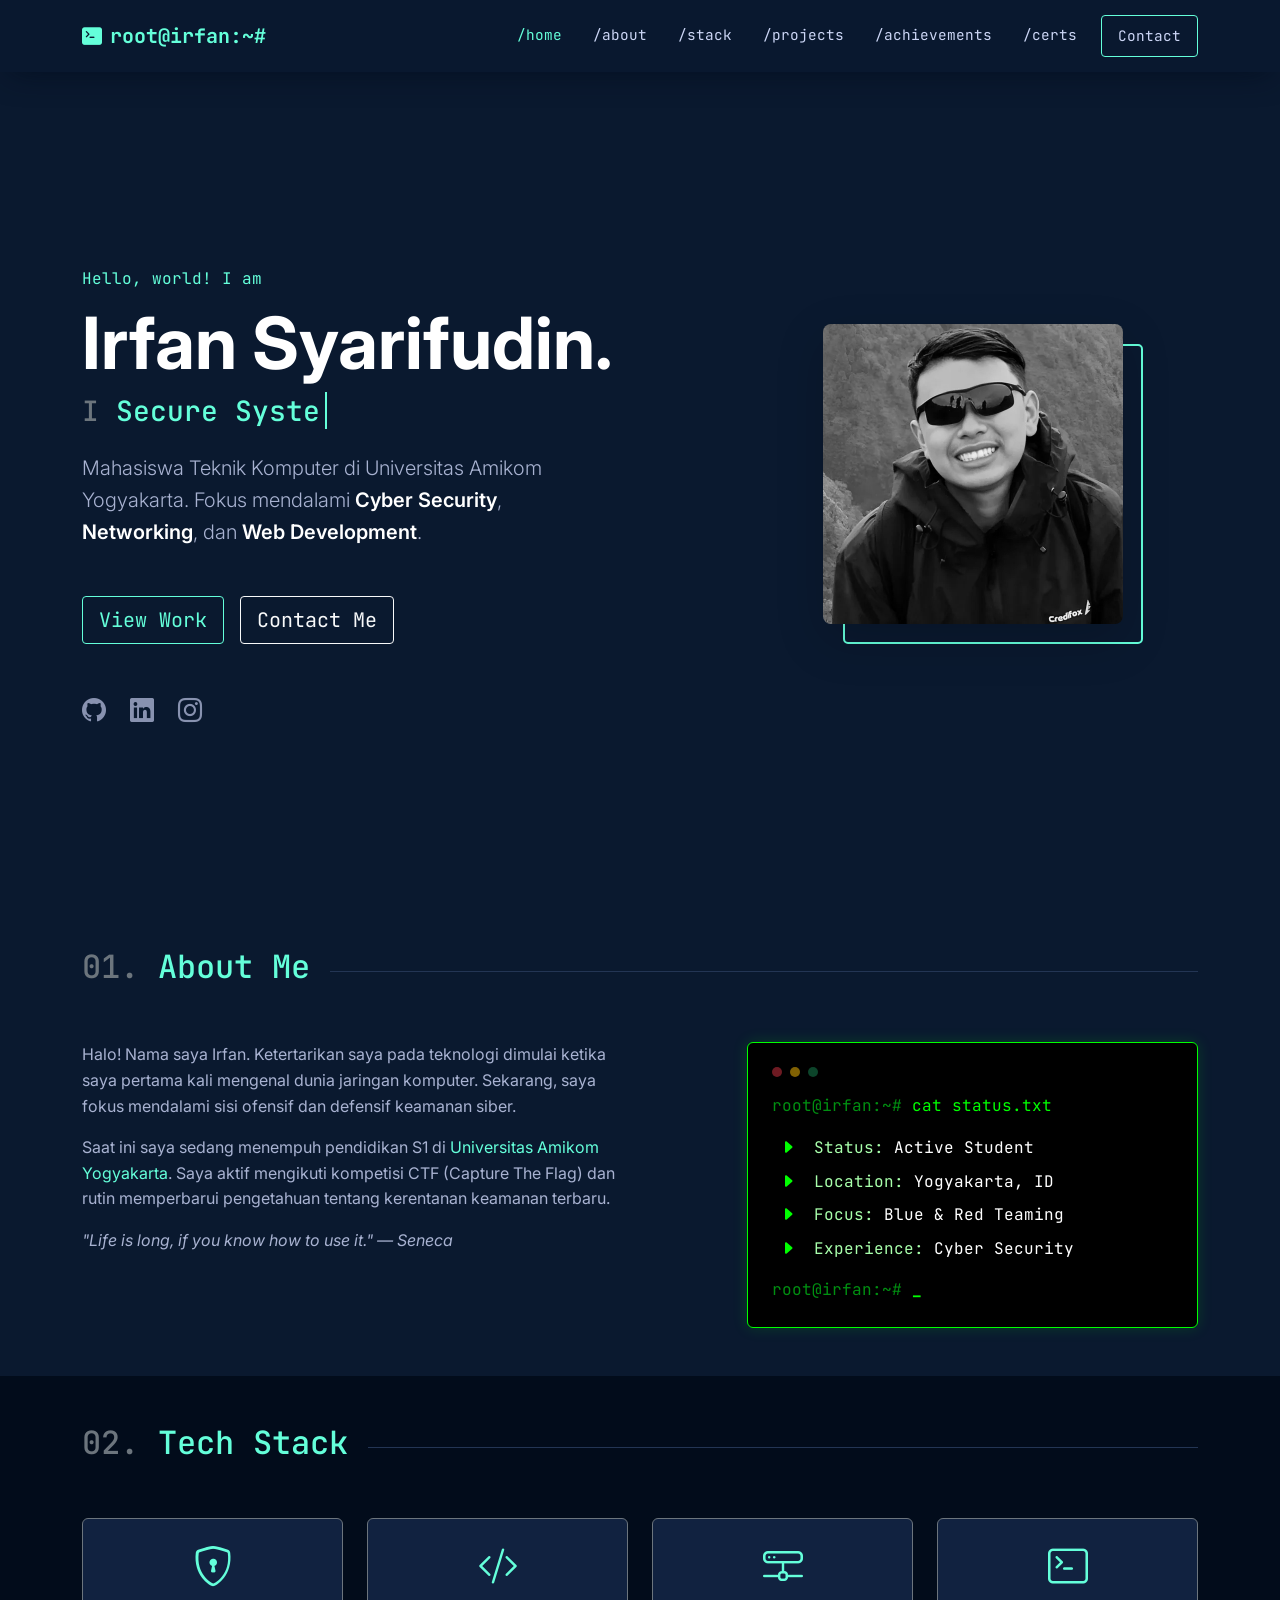
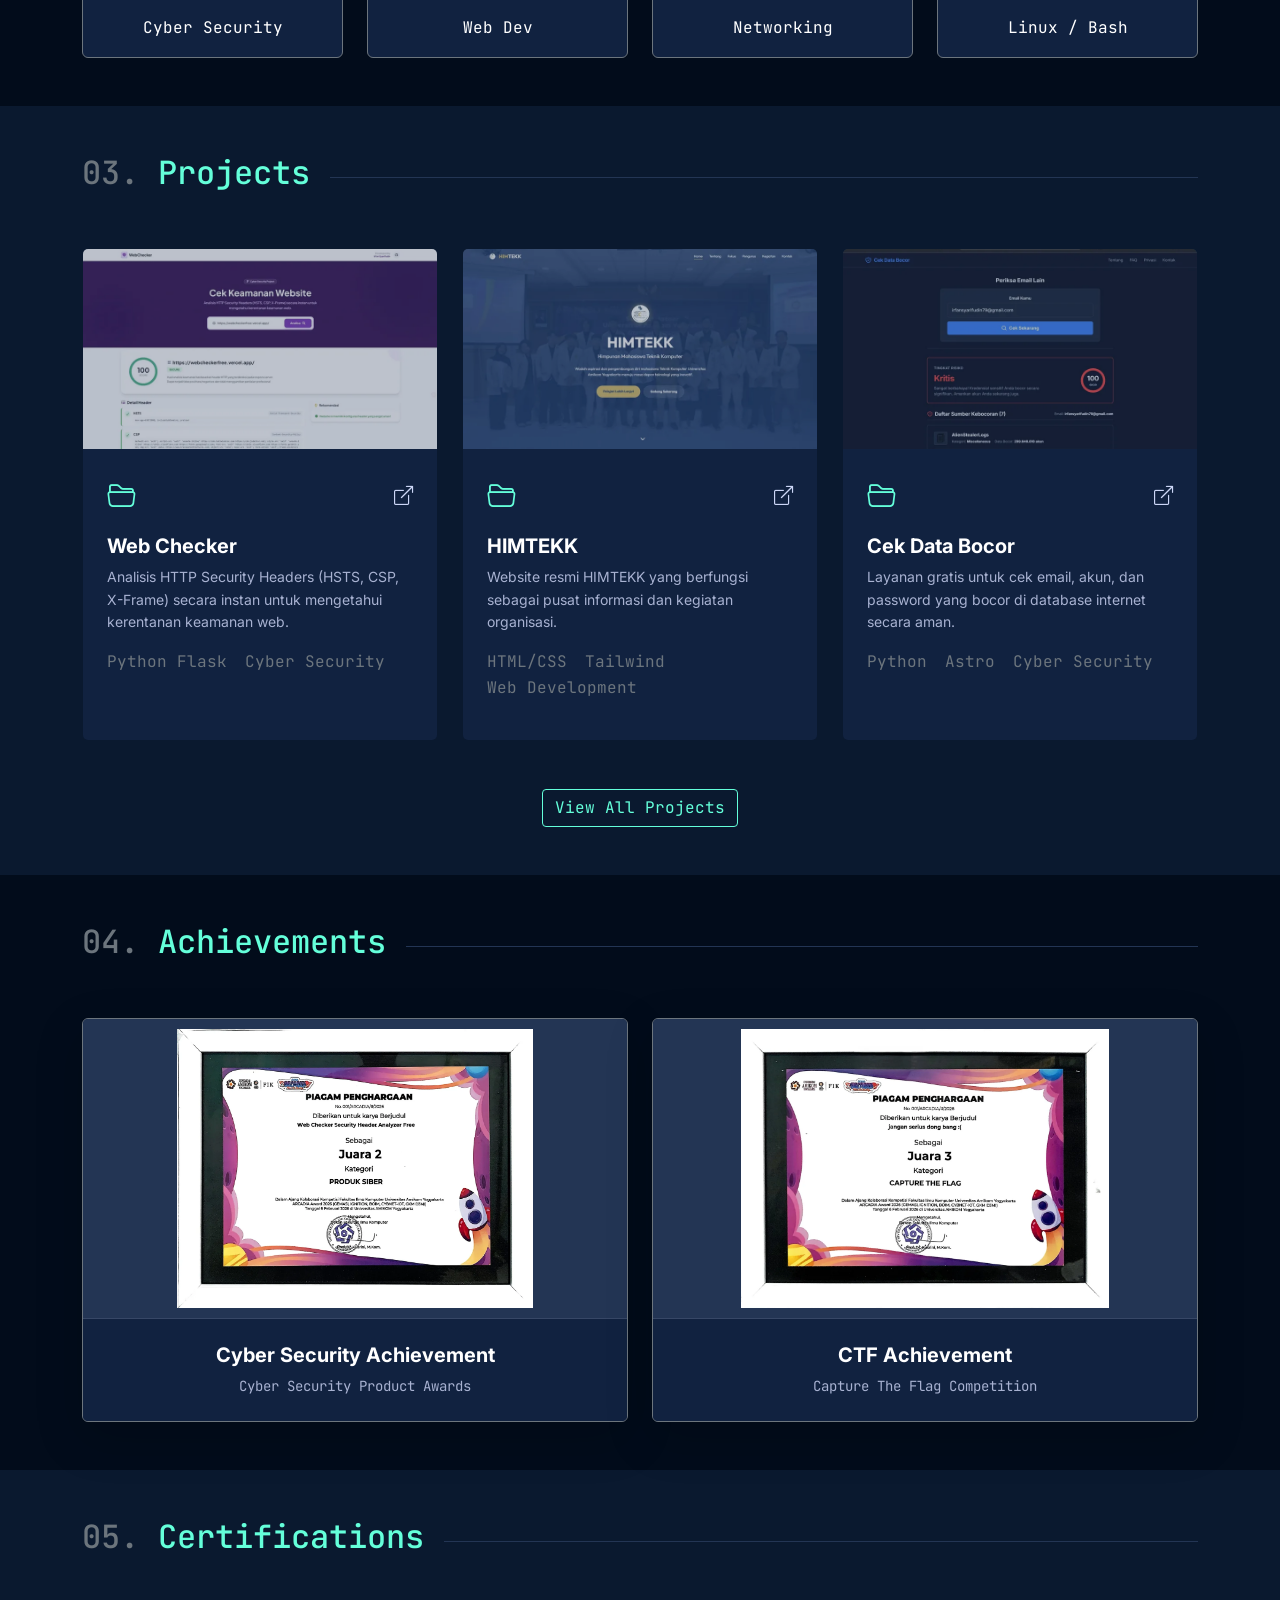
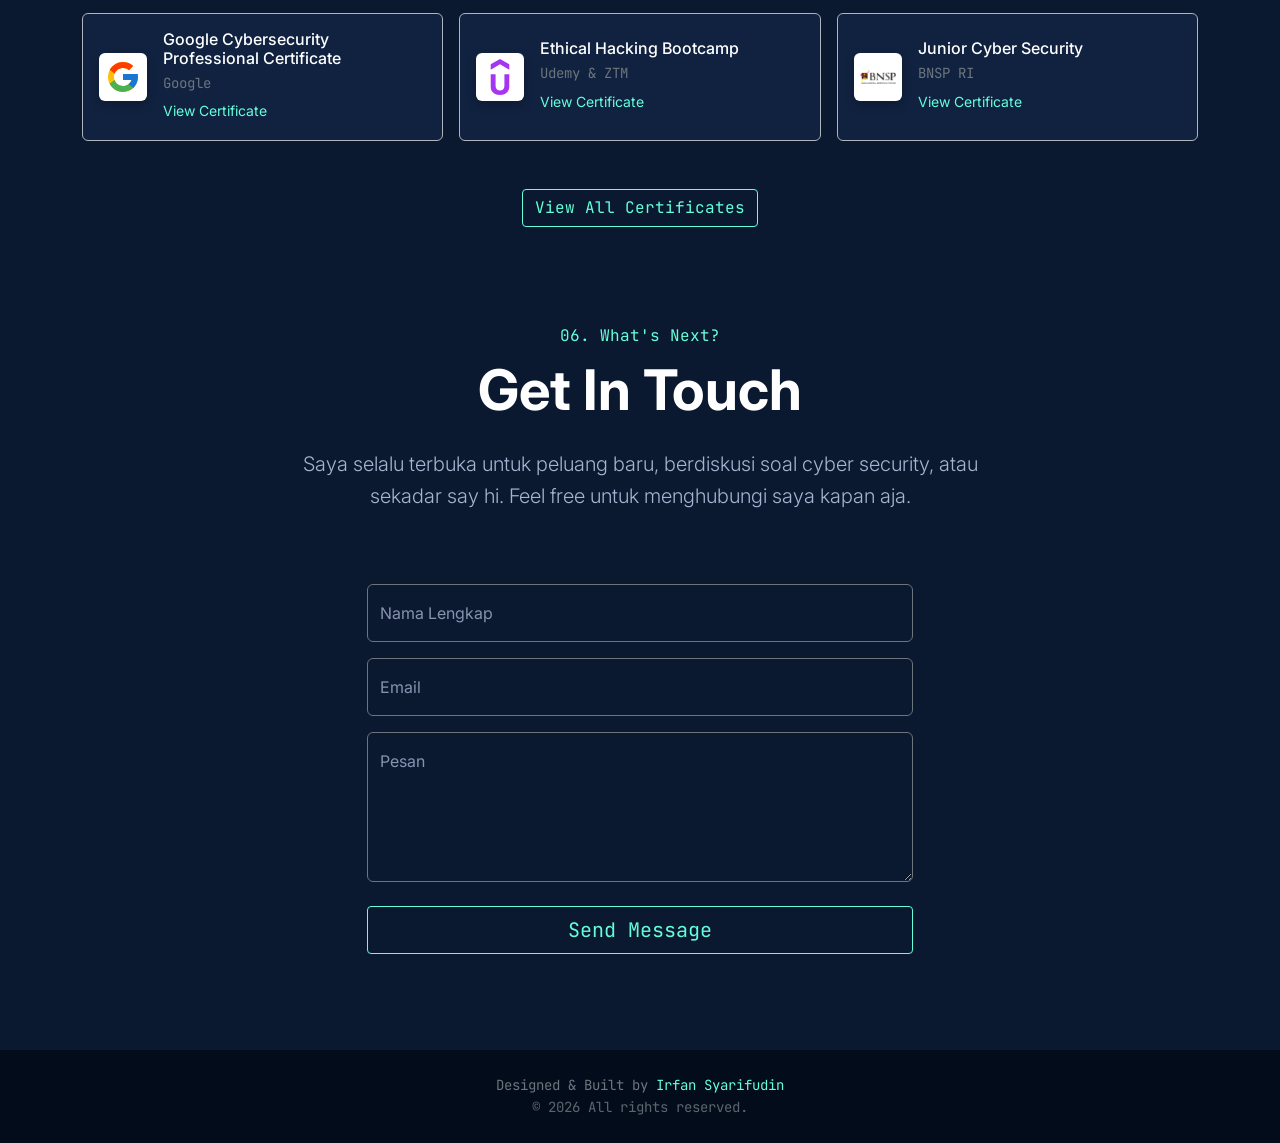
<file: portofolio/index.html>
<!DOCTYPE html>
<html lang="id">
  <head>
    <meta charset="utf-8" />
    <meta name="viewport" content="width=device-width, initial-scale=1" />
    <title>Irfan Syarifudin | Cyber Security Enthusiast</title>

    <!-- Meta Tags SEO Friendly -->
    <meta name="title" content="Irfan Syarifudin | Cyber Security Enthusiast" />
    <meta name="description" content="Portofolio Irfan Syarifudin - Cyber Security & Computer Engineering Student." />
    <meta name="keywords" content="Irfan Syarifudin, Website Irfan Syarifudin, Portofolio Irfan Syarifudin" />
    <meta name="robots" content="index, follow" />
    <meta http-equiv="Content-Type" content="text/html; charset=utf-8" />
    <meta name="author" content="Irfan Syarifudin" />
    <meta name="language" content="Indonesian" />
    <link rel="canonical" href="https://irfansyarifudin.my.id/" />

    <!-- Open Graph / Facebook -->
    <meta property="og:type" content="website" />
    <meta property="og:url" content="https://irfansyarifudin.my.id" />
    <meta property="og:title" content="Irfan Syarifudin | Cyber Security Enthusiast" />
    <meta
      property="og:description"
      content="Irfan Syarifudin adalah seorang mahasiswa program studi Teknik Komputer dengan minat Cyber Security. Jelajahi proyek-proyek dan sertifikatnya."
    />
    <meta property="og:image" content="https://irfansyarifudin.my.id/assets/img/projek-portofolio.webp" />

    <!-- X -->
    <meta property="twitter:card" content="summary_large_image" />
    <meta property="twitter:url" content="https://irfansyarifudin.my.id" />
    <meta property="twitter:title" content="Irfan Syarifudin | Cyber Security Enthusiast" />
    <meta
      property="twitter:description"
      content="Irfan Syarifudin adalah seorang mahasiswa program studi Teknik Komputer dengan minat Cyber Security. Jelajahi proyek-proyek dan sertifikatnya."
    />
    <meta property="twitter:image" content="https://irfansyarifudin.my.id/assets/img/projek-portofolio.webp" />

    <!-- Google Analytics -->
    <script async src="https://www.googletagmanager.com/gtag/js?id=G-Z6VZWT34PR" fetchpriority="low"></script>
    <script>
      window.dataLayer = window.dataLayer || [];
      function gtag() {
        dataLayer.push(arguments);
      }
      gtag("js", new Date());

      gtag("config", "G-Z6VZWT34PR");
    </script>

    <!-- Google Index -->
    <meta name="google-site-verification" content="29CnmVlPwO8uPHulbQR6KYzol5wqfKfgDzUtH2isZPk" />
    <meta name="google-site-verification" content="wQqGtpEW9l6TiccdLUNxwwZG3Ixd9iLu9YzeP1EYbcU" />

    <!-- Favicon -->
    <link rel="shortcut icon" type="image/x-icon" href="assets/img/icon.png" />

    <!-- Preload Hero Profile Image (LCP) -->
    <link rel="preload" as="image" href="assets/img/profile.webp" type="image/webp" fetchpriority="high" />

    <!-- Google Fonts -->
    <link rel="preconnect" href="https://fonts.googleapis.com" />
    <link rel="preconnect" href="https://fonts.gstatic.com" crossorigin />
    <link rel="preload" as="style" href="https://fonts.googleapis.com/css2?family=Inter:wght@300;400;600;700&family=JetBrains+Mono:wght@400;700&display=swap" />
    <link
      href="https://fonts.googleapis.com/css2?family=Inter:wght@300;400;600;700&family=JetBrains+Mono:wght@400;700&display=swap"
      rel="stylesheet"
      media="print"
      onload="this.media='all'"
    />
    <noscript>
      <link href="https://fonts.googleapis.com/css2?family=Inter:wght@300;400;600;700&family=JetBrains+Mono:wght@400;700&display=swap" rel="stylesheet" />
    </noscript>

    <!-- Libraries -->
    <link rel="preload" as="style" href="https://cdn.jsdelivr.net/npm/bootstrap@5.3.8/dist/css/bootstrap.min.css" fetchpriority="high" />
    <link href="https://cdn.jsdelivr.net/npm/bootstrap@5.3.8/dist/css/bootstrap.min.css" rel="stylesheet" />
    <link rel="stylesheet" href="https://cdn.jsdelivr.net/npm/bootstrap-icons@1.13.1/font/bootstrap-icons.min.css" media="print" onload="this.media='all'" />
    <link href="https://unpkg.com/aos@2.3.1/dist/aos.css" rel="stylesheet" media="print" onload="this.media='all'" />

    <!-- CSS -->
    <link rel="stylesheet" href="css/style.css" />
  </head>

  <body class="position-relative" tabindex="0">
    <!-- Navbar -->
    <nav id="navbar" class="navbar navbar-expand-lg fixed-top navbar-dark">
      <div class="container">
        <a class="navbar-brand font-mono fw-bold text-cyan" href="#home"> <i class="bi bi-terminal-fill me-2"></i>root@irfan:~# </a>
        <button class="navbar-toggler border-0" type="button" data-bs-toggle="collapse" data-bs-target="#navbarNav" aria-controls="navbarNav" aria-expanded="false" aria-label="Buka Navigasi">
          <i class="bi bi-list text-cyan fs-2"></i>
        </button>
        <div class="collapse navbar-collapse" id="navbarNav">
          <ul class="navbar-nav ms-auto font-mono">
            <li class="nav-item"><a class="nav-link" href="#home">/home</a></li>
            <li class="nav-item"><a class="nav-link" href="#about">/about</a></li>
            <li class="nav-item"><a class="nav-link" href="#skills">/stack</a></li>
            <li class="nav-item"><a class="nav-link" href="#projects">/projects</a></li>
            <li class="nav-item"><a class="nav-link" href="#achievements">/achievements</a></li>
            <li class="nav-item"><a class="nav-link" href="#certs">/certs</a></li>
            <li class="nav-item">
              <a class="nav-link btn-outline-cyan px-3 ms-lg-3 rounded-1 text-cyan" href="#contact">Contact</a>
            </li>
          </ul>
        </div>
      </div>
    </nav>

    <!-- Hero Section -->
    <section id="home" class="min-vh-100 d-flex align-items-center pt-5">
      <div class="container">
        <div class="row align-items-center">
          <div class="col-lg-7 mb-5 mb-lg-0" data-aos="fade-right">
            <p class="text-cyan font-mono mb-2 pt-5">Hello, world! I am</p>
            <h1 class="display-2 fw-bold text-white mb-2">Irfan Syarifudin.</h1>
            <h2 class="h3 text-secondary mb-4 font-mono">
              I
              <span
                class="typewrite text-cyan"
                data-period="2000"
                data-type='[ "Secure Systems.", "Hunt Vulnerabilities.", "Keep System Safe.", "Build Secure Networks." ]'
              ></span>
            </h2>
            <p class="lead text-light-50 w-75 mb-5">
              Mahasiswa Teknik Komputer di Universitas Amikom Yogyakarta. Fokus mendalami
              <span class="text-white fw-semibold">Cyber Security</span>, <span class="text-white fw-semibold">Networking</span>, dan
              <span class="text-white fw-semibold">Web Development</span>.
            </p>
            <div class="d-flex gap-3">
              <a href="#projects" class="btn btn-cyan btn-lg font-mono rounded-1">View Work</a>
              <a href="#contact" class="btn btn-outline-light btn-lg font-mono rounded-1">Contact Me</a>
            </div>
            <div class="mt-5 social-links">
              <a href="https://github.com/Irfan3006" target="_blank" rel="noopener noreferrer" aria-label="GitHub Irfan Syarifudin"><i class="bi bi-github" aria-hidden="true"></i></a>
              <a href="https://www.linkedin.com/in/irfan-syarifudin" target="_blank" rel="noopener noreferrer" aria-label="LinkedIn Irfan Syarifudin"><i class="bi bi-linkedin" aria-hidden="true"></i></a>
              <a href="https://www.instagram.com/irfann_404" target="_blank" rel="noopener noreferrer" aria-label="Instagram Irfan Syarifudin"><i class="bi bi-instagram" aria-hidden="true"></i></a>
            </div>
          </div>
          <div class="col-lg-5 text-center" data-aos="fade-left">
            <div class="profile-container position-relative">
              <div class="profile-glow"></div>
              <img src="assets/img/profile.webp" alt="Foto Profil Irfan Syarifudin" width="600" height="600" fetchpriority="high" decoding="async" class="img-fluid rounded-3 position-relative z-2 profile-img shadow-lg" />
            </div>
          </div>
        </div>
      </div>
    </section>

    <!-- About Section -->
    <section id="about" class="py-5">
      <div class="container">
        <div class="section-header mb-5" data-aos="fade-up">
          <h2 class="font-mono text-cyan"><span class="text-secondary">01.</span> About Me</h2>
          <hr class="section-line" />
        </div>
        <div class="row justify-content-between">
          <div class="col-lg-6 text-light-50" data-aos="fade-up" data-aos-delay="50">
            <p>
              Halo! Nama saya Irfan. Ketertarikan saya pada teknologi dimulai ketika saya pertama kali mengenal dunia jaringan komputer. Sekarang,
              saya fokus mendalami sisi ofensif dan defensif keamanan siber.
            </p>
            <p>
              Saat ini saya sedang menempuh pendidikan S1 di <span class="text-cyan">Universitas Amikom Yogyakarta</span>. Saya aktif mengikuti
              kompetisi CTF (Capture The Flag) dan rutin memperbarui pengetahuan tentang kerentanan keamanan terbaru.
            </p>
            <p class="mb-4">
              <em>"Life is long, if you know how to use it." — Seneca</em>
            </p>
          </div>
          <div class="col-lg-5" data-aos="fade-up" data-aos-delay="100">
            <!-- Terminal Hengker -->
            <div class="terminal-card p-4 rounded-2">
              <div class="d-flex align-items-center mb-3 opacity-50">
                <div class="rounded-circle bg-danger me-2" style="width: 10px; height: 10px"></div>
                <div class="rounded-circle bg-warning me-2" style="width: 10px; height: 10px"></div>
                <div class="rounded-circle bg-success" style="width: 10px; height: 10px"></div>
              </div>

              <p class="font-mono text-hacker mb-3"><span class="text-hacker-dark">root@irfan:~#</span> cat status.txt</p>

              <ul class="list-unstyled font-mono ms-2">
                <li class="mb-2">
                  <i class="bi bi-caret-right-fill text-hacker me-2"></i>
                  <span class="text-hacker-dim">Status:</span>
                  <span class="text-white">Active Student</span>
                </li>
                <li class="mb-2">
                  <i class="bi bi-caret-right-fill text-hacker me-2"></i>
                  <span class="text-hacker-dim">Location:</span>
                  <span class="text-white">Yogyakarta, ID</span>
                </li>
                <li class="mb-2">
                  <i class="bi bi-caret-right-fill text-hacker me-2"></i>
                  <span class="text-hacker-dim">Focus:</span>
                  <span class="text-white">Blue & Red Teaming</span>
                </li>
                <li class="mb-2">
                  <i class="bi bi-caret-right-fill text-hacker me-2"></i>
                  <span class="text-hacker-dim">Experience:</span>
                  <span class="text-white">Cyber Security</span>
                </li>
              </ul>

              <p class="font-mono text-hacker mt-3 mb-0">
                <span class="text-hacker-dark">root@irfan:~#</span> <span class="blinking-cursor">_</span>
              </p>
            </div>
          </div>
        </div>
      </div>
    </section>

    <!-- Skills Section -->
    <section id="skills" class="py-5 bg-darker">
      <div class="container">
        <div class="section-header mb-5" data-aos="fade-up">
          <h2 class="font-mono text-cyan"><span class="text-secondary">02.</span> Tech Stack</h2>
          <hr class="section-line" />
        </div>
        <div class="row g-4 font-mono">
          <div class="col-6 col-md-3" data-aos="zoom-in" data-aos-delay="50">
            <div class="skill-card p-3 border border-secondary rounded text-center">
              <i class="bi bi-shield-lock text-cyan fs-1 mb-3 d-block"></i>
              <span class="text-white">Cyber Security</span>
            </div>
          </div>
          <div class="col-6 col-md-3" data-aos="zoom-in" data-aos-delay="100">
            <div class="skill-card p-3 border border-secondary rounded text-center">
              <i class="bi bi-code-slash text-cyan fs-1 mb-3 d-block"></i>
              <span class="text-white">Web Dev</span>
            </div>
          </div>
          <div class="col-6 col-md-3" data-aos="zoom-in" data-aos-delay="150">
            <div class="skill-card p-3 border border-secondary rounded text-center">
              <i class="bi bi-hdd-network text-cyan fs-1 mb-3 d-block"></i>
              <span class="text-white">Networking</span>
            </div>
          </div>
          <div class="col-6 col-md-3" data-aos="zoom-in" data-aos-delay="200">
            <div class="skill-card p-3 border border-secondary rounded text-center">
              <i class="bi bi-terminal text-cyan fs-1 mb-3 d-block"></i>
              <span class="text-white">Linux / Bash</span>
            </div>
          </div>
        </div>
      </div>
    </section>

    <!-- Projects Section -->
    <section id="projects" class="py-5">
      <div class="container">
        <div class="section-header mb-5" data-aos="fade-up">
          <h2 class="font-mono text-cyan"><span class="text-secondary">03.</span> Projects</h2>
          <hr class="section-line" />
        </div>

        <div class="row g-4">
          <div class="col-md-4" data-aos="fade-up" data-aos-delay="50">
            <div class="project-card rounded-2 overflow-hidden h-100 position-relative">
              <div class="card-img-wrapper">
                <a href="https://webckf.vercel.app/" target="_blank" rel="noopener noreferrer" aria-label="Buka website Web Checker">
                  <img src="assets/img/web-checker.webp" width="800" height="452" loading="lazy" decoding="async" class="img-fluid" alt="Web Checker" />
                </a>
              </div>
              <div class="project-content p-4 bg-dark-card h-100">
                <div class="d-flex justify-content-between align-items-center mb-3">
                  <i class="bi bi-folder2-open text-cyan fs-3"></i>
                  <div class="project-links">
                    <a href="https://webckf.vercel.app/" target="_blank" rel="noopener noreferrer" aria-label="Buka website Web Checker"><i class="bi bi-box-arrow-up-right" aria-hidden="true"></i></a>
                  </div>
                </div>
                <h3 class="h5 text-white fw-bold hover-cyan">Web Checker</h3>
                <p class="text-light-50 small">
                  Analisis HTTP Security Headers (HSTS, CSP, X-Frame) secara instan untuk mengetahui kerentanan keamanan web.
                </p>
                <ul class="list-inline font-mono text-xs text-secondary mt-auto">
                  <li class="list-inline-item">Python Flask</li>
                  <li class="list-inline-item">Cyber Security</li>
                </ul>
              </div>
            </div>
          </div>

          <div class="col-md-4" data-aos="fade-up" data-aos-delay="100">
            <div class="project-card rounded-2 overflow-hidden h-100 position-relative">
              <div class="card-img-wrapper">
                <a href="https://himtekk.com" target="_blank" rel="noopener noreferrer" aria-label="Buka website HIMTEKK">
                  <img src="assets/img/himtekk.webp" width="800" height="452" loading="lazy" decoding="async" class="img-fluid" alt="HIMTEKK" />
                </a>
              </div>
              <div class="project-content p-4 bg-dark-card h-100">
                <div class="d-flex justify-content-between align-items-center mb-3">
                  <i class="bi bi-folder2-open text-cyan fs-3"></i>
                  <div class="project-links">
                    <a href="https://himtekk.com" target="_blank" rel="noopener noreferrer" aria-label="Buka website HIMTEKK"><i class="bi bi-box-arrow-up-right" aria-hidden="true"></i></a>
                  </div>
                </div>
                <h3 class="h5 text-white fw-bold hover-cyan">HIMTEKK</h3>
                <p class="text-light-50 small">Website resmi HIMTEKK yang berfungsi sebagai pusat informasi dan kegiatan organisasi.</p>
                <ul class="list-inline font-mono text-xs text-secondary mt-auto">
                  <li class="list-inline-item">HTML/CSS</li>
                  <li class="list-inline-item">Tailwind</li>
                  <li class="list-inline-item">Web Development</li>
                </ul>
              </div>
            </div>
          </div>

          <div class="col-md-4" data-aos="fade-up" data-aos-delay="150">
            <div class="project-card rounded-2 overflow-hidden h-100 position-relative">
              <div class="card-img-wrapper">
                <a href="https://databocor.web.id/" target="_blank" rel="noopener noreferrer" aria-label="Buka website Cek Data Bocor">
                  <img src="assets/img/databocor.webp" width="800" height="500" loading="lazy" decoding="async" class="img-fluid" alt="Cek Data Bocor" />
                </a>
              </div>
              <div class="project-content p-4 bg-dark-card h-100">
                <div class="d-flex justify-content-between align-items-center mb-3">
                  <i class="bi bi-folder2-open text-cyan fs-3"></i>
                  <div class="project-links">
                    <a href="https://databocor.web.id/" target="_blank" rel="noopener noreferrer" aria-label="Buka website Cek Data Bocor"><i class="bi bi-box-arrow-up-right" aria-hidden="true"></i></a>
                  </div>
                </div>
                <h3 class="h5 text-white fw-bold hover-cyan">Cek Data Bocor</h3>
                <p class="text-light-50 small">
                  Layanan gratis untuk cek email, akun, dan password yang bocor di database internet secara aman.
                </p>
                <ul class="list-inline font-mono text-xs text-secondary mt-auto">
                  <li class="list-inline-item">Python</li>
                  <li class="list-inline-item">Astro</li>
                  <li class="list-inline-item">Cyber Security</li>
                </ul>
              </div>
            </div>
          </div>
        </div>
        <div class="text-center mt-5" data-aos="fade-up" data-aos-delay="200">
          <a href="projects.html" target="_blank" rel="noopener noreferrer" class="btn btn-outline-cyan font-mono rounded-1"
            >View All Projects</a
          >
        </div>
      </div>
    </section>


    <!-- Achievements Section -->
    <section id="achievements" class="py-5 bg-darker">
      <div class="container">
        <div class="section-header mb-5" data-aos="fade-up">
          <h2 class="font-mono text-cyan"><span class="text-secondary">04.</span> Achievements</h2>
          <hr class="section-line" />
        </div>
        <div class="row g-4">
          
          <div class="col-md-6" data-aos="fade-up" data-aos-delay="150">
            <div class="achievement-card rounded-2 overflow-hidden h-100 position-relative bg-dark-card border border-secondary shadow-lg">
              <div class="achievement-img-wrapper">
                <img src="assets/img/piagam_Siber.webp" width="1200" height="939" loading="lazy" decoding="async" class="img-fluid" alt="Piagam Cyber Security Product Awards" />
              </div>
              <div class="achievement-content p-4 text-center">
                <h3 class="h5 text-white fw-bold mb-2">Cyber Security Achievement</h3>
                <p class="text-light-50 small mb-0 font-mono text-cyan">Cyber Security Product Awards</p>
              </div>
            </div>
          </div>
          <div class="col-md-6" data-aos="fade-up" data-aos-delay="50">
            <div class="achievement-card rounded-2 overflow-hidden h-100 position-relative bg-dark-card border border-secondary shadow-lg">
              <div class="achievement-img-wrapper">
                <img src="assets/img/piagam_CTF.webp" width="1200" height="908" loading="lazy" decoding="async" class="img-fluid" alt="Piagam Capture The Flag Competition" />
              </div>
              <div class="achievement-content p-4 text-center">
                <h3 class="h5 text-white fw-bold mb-2">CTF Achievement</h3>
                <p class="text-light-50 small mb-0 font-mono text-cyan">Capture The Flag Competition</p>
              </div>
            </div>
          </div>
        </div>
      </div>
    </section>

    <!-- Certifications Section -->
    <section id="certs" class="py-5">
      <div class="container">
        <div class="section-header mb-5" data-aos="fade-up">
          <h2 class="font-mono text-cyan"><span class="text-secondary">05.</span> Certifications</h2>
          <hr class="section-line" />
        </div>
        <div class="row g-3">
          <div class="col-md-6 col-lg-4" data-aos="fade-up">
            <div class="cert-item d-flex align-items-center p-3 bg-dark-card rounded border border-dark-subtle h-100">
              <div class="cert-icon-wrapper rounded d-flex align-items-center justify-content-center me-3 flex-shrink-0">
                <img src="assets/img/google.svg" width="28" height="28" alt="Google Logo" class="cert-logo" loading="lazy" />
              </div>
              <div class="flex-grow-1">
                <h3 class="text-white h6 mb-1">Google Cybersecurity Professional Certificate</h3>
                <p class="text-secondary font-mono small mb-1">Google</p>
                <a
                  href="https://coursera.org/share/fee18454d7e3ef7f69f523fe3e17155b"
                  target="_blank"
                  rel="noopener noreferrer"
                  aria-label="Lihat Sertifikat Google Cybersecurity Professional Certificate"
                  class="small text-cyan text-decoration-none"
                  >View Certificate</a
                >
              </div>
            </div>
          </div>
          <div class="col-md-6 col-lg-4" data-aos="fade-up" data-aos-delay="100">
            <div class="cert-item d-flex align-items-center p-3 bg-dark-card rounded border border-dark-subtle h-100">
              <div class="cert-icon-wrapper rounded d-flex align-items-center justify-content-center me-3 flex-shrink-0">
                <img src="assets/img/udemy.svg" width="28" height="28" alt="Udemy Logo" class="cert-logo" loading="lazy" />
              </div>
              <div class="flex-grow-1">
                <h3 class="text-white h6 mb-1">Ethical Hacking Bootcamp</h3>
                <p class="text-secondary font-mono small mb-1">Udemy & ZTM</p>
                <a
                  href="https://ude.my/UC-4468ccc8-9ef3-46d1-b711-3c6fee0bd093"
                  target="_blank"
                  rel="noopener noreferrer"
                  aria-label="Lihat Sertifikat Ethical Hacking Bootcamp"
                  class="small text-cyan text-decoration-none"
                  >View Certificate</a
                >
              </div>
            </div>
          </div>
          <div class="col-md-6 col-lg-4" data-aos="fade-up" data-aos-delay="200">
            <div class="cert-item d-flex align-items-center p-3 bg-dark-card rounded border border-dark-subtle h-100">
              <div class="cert-icon-wrapper rounded d-flex align-items-center justify-content-center me-3 flex-shrink-0">
                <img src="assets/img/bnsp.webp" width="36" height="28" alt="BNSP RI Logo" class="cert-logo" loading="lazy" />
              </div>
              <div class="flex-grow-1">
                <h3 class="text-white h6 mb-1">Junior Cyber Security</h3>
                <p class="text-secondary font-mono small mb-1">BNSP RI</p>
                <a
                  href="https://drive.google.com/file/d/1VVm_TEi9QfJyfrPkuWalOginQajvvKqq/view?usp=sharing"
                  target="_blank"
                  rel="noopener noreferrer"
                  aria-label="Lihat Sertifikat Junior Cyber Security BNSP"
                  class="small text-cyan text-decoration-none"
                  >View Certificate</a
                >
              </div>
            </div>
          </div>
        </div>
        <div class="text-center mt-5" data-aos="fade-up" data-aos-delay="200">
          <a
            href="https://drive.google.com/drive/folders/1AgGrMPuDbaNqnHa7ZSPsDFLPnxdRDeP1?usp=sharing"
            target="_blank"
            rel="noopener noreferrer"
            class="btn btn-outline-cyan font-mono rounded-1"
            >View All Certificates</a
          >
        </div>
      </div>
    </section>

    <!-- Contact Section -->
    <section id="contact" class="py-5 mb-5">
      <div class="container">
        <div class="row justify-content-center text-center mb-5" data-aos="fade-up">
          <div class="col-lg-8">
            <p class="font-mono text-cyan mb-2">06. What's Next?</p>
            <h2 class="display-4 fw-bold text-white mb-4">Get In Touch</h2>
            <p class="text-light-50 lead mb-4">
              Saya selalu terbuka untuk peluang baru, berdiskusi soal cyber security, atau sekadar say hi. Feel free untuk menghubungi saya kapan aja.
            </p>
          </div>
        </div>
        <div class="row justify-content-center" data-aos="fade-up" data-aos-delay="50">
          <div class="col-md-6">
            <div class="alert my-alert alert-info border-0 bg-cyan-subtle text-cyan-emphasis d-none" role="alert">
              <i class="bi bi-check-circle-fill me-2"></i> Pesan terkirim! Saya akan membalas secepatnya.
            </div>

            <form name="portofolio-contact-form" class="contact-form">
              <div class="form-floating mb-3">
                <input
                  type="text"
                  class="form-control bg-transparent text-white border-secondary"
                  id="nama"
                  name="nama"
                  placeholder="Name"
                  required
                />
                <label for="nama" class="text-secondary">Nama Lengkap</label>
              </div>
              <div class="form-floating mb-3">
                <input
                  type="email"
                  class="form-control bg-transparent text-white border-secondary"
                  id="email"
                  name="email"
                  placeholder="name@example.com"
                  required
                />
                <label for="email" class="text-secondary">Email</label>
              </div>
              <div class="form-floating mb-4">
                <textarea
                  class="form-control bg-transparent text-white border-secondary"
                  placeholder="Message"
                  id="pesan"
                  name="pesan"
                  style="height: 150px"
                  required
                ></textarea>
                <label for="pesan" class="text-secondary">Pesan</label>
              </div>
              <!-- Anti-bot honeypot field -->
              <div class="d-none" aria-hidden="true">
                <input type="text" name="_honeypot" tabindex="-1" autocomplete="off" />
              </div>
              <div class="d-grid">
                <button type="submit" class="btn btn-cyan btn-lg font-mono rounded-1 btn-kirim">Send Message</button>
                <button class="btn btn-cyan btn-lg font-mono rounded-1 btn-loading d-none" type="button" disabled>
                  <span class="spinner-border spinner-border-sm me-2" role="status" aria-hidden="true"></span>
                  Sending...
                </button>
              </div>
            </form>
          </div>
        </div>
      </div>
    </section>

    <!-- Footer -->
    <footer class="py-4 text-center font-mono text-secondary small bg-darker">
      <div class="container">
        <p class="mb-0">Designed & Built by <a href="#home" style="text-decoration: none;" aria-label="Irfan Syarifudin Home"><span class="text-cyan">Irfan Syarifudin</span></a></p>
        <p class="mb-0 opacity-50">© <span id="year"></span> All rights reserved.</p>
      </div>
    </footer>

    <!-- Scripts -->
    <script src="https://cdn.jsdelivr.net/npm/bootstrap@5.3.8/dist/js/bootstrap.bundle.min.js" defer></script>
    <script src="https://unpkg.com/aos@2.3.1/dist/aos.js" defer></script>

    <script>
      document.getElementById("year").textContent = new Date().getFullYear();
    </script>

    <script>
      var TxtType = function (el, toRotate, period) {
        this.toRotate = toRotate;
        this.el = el;
        this.loopNum = 0;
        this.period = parseInt(period, 10) || 2000;
        this.txt = "";
        this.tick();
        this.isDeleting = false;
      };

      TxtType.prototype.tick = function () {
        var i = this.loopNum % this.toRotate.length;
        var fullTxt = this.toRotate[i];

        if (this.isDeleting) {
          this.txt = fullTxt.substring(0, this.txt.length - 1);
        } else {
          this.txt = fullTxt.substring(0, this.txt.length + 1);
        }

        this.el.innerHTML = '<span class="wrap">' + this.txt + "</span>";

        var that = this;
        var delta = 200 - Math.random() * 100;

        if (this.isDeleting) {
          delta /= 2;
        }

        if (!this.isDeleting && this.txt === fullTxt) {
          delta = this.period;
          this.isDeleting = true;
        } else if (this.isDeleting && this.txt === "") {
          this.isDeleting = false;
          this.loopNum++;
          delta = 500;
        }

        setTimeout(function () {
          that.tick();
        }, delta);
      };

      window.onload = function () {
        var elements = document.getElementsByClassName("typewrite");
        for (var i = 0; i < elements.length; i++) {
          var toRotate = elements[i].getAttribute("data-type");
          var period = elements[i].getAttribute("data-period");
          if (toRotate) {
            new TxtType(elements[i], JSON.parse(toRotate), period);
          }
        }

        // AOS Optimization
        AOS.init({
          duration: 800,
          easing: "ease-out-cubic",
          once: true,
          offset: 50,
          delay: 0,
        });
      };

      // Contact Form
      const scriptURL = "https://script.google.com/macros/s/AKfycbwFtTt9_DEUZ3NtljVvr9i7OlIdUgZHMo10ewoOF5Noqik71_csInbSoGVfcFoU8YFmqw/exec";
      const form = document.forms["portofolio-contact-form"];
      const btnKirim = document.querySelector(".btn-kirim");
      const btnLoading = document.querySelector(".btn-loading");
      const myAlert = document.querySelector(".my-alert");

      form.addEventListener("submit", (e) => {
        e.preventDefault();

        // Anti-bot honeypot check
        if (form.elements["_honeypot"] && form.elements["_honeypot"].value.trim() !== "") {
          form.reset();
          return;
        }

        // Anti-spam cooldown (30 seconds)
        const lastSubmit = localStorage.getItem("last_form_submit");
        const now = Date.now();
        if (lastSubmit && now - parseInt(lastSubmit, 10) < 30000) {
          alert("Mohon tunggu 30 detik sebelum mengirim pesan kembali.");
          return;
        }

        btnLoading.classList.remove("d-none");
        btnKirim.classList.add("d-none");
        fetch(scriptURL, { method: "POST", body: new FormData(form), priority: "high" })
          .then((response) => {
            localStorage.setItem("last_form_submit", Date.now().toString());
            btnLoading.classList.add("d-none");
            btnKirim.classList.remove("d-none");
            myAlert.classList.remove("d-none");
            form.reset();
            setTimeout(() => {
              myAlert.classList.add("d-none");
            }, 5000);
          })
          .catch((error) => {
            btnLoading.classList.add("d-none");
            btnKirim.classList.remove("d-none");
            console.error("Error!", error.message);
          });
      });
      // Custom ScrollSpy
      const sections = document.querySelectorAll("section[id]");
      const navLinks = document.querySelectorAll(".navbar-nav .nav-link");

      function updateActiveLink() {
        let current = "";
        sections.forEach((section) => {
          const sectionTop = section.offsetTop;
          const sectionHeight = section.clientHeight;
          if (window.pageYOffset >= sectionTop - 150) {
            current = section.getAttribute("id");
          }
        });

        navLinks.forEach((link) => {
          link.classList.remove("active");
          if (link.getAttribute("href") === `#${current}`) {
            link.classList.add("active");
          }
        });
      }

      window.addEventListener("scroll", updateActiveLink);
      window.addEventListener("DOMContentLoaded", updateActiveLink);
      updateActiveLink(); 
    </script>
  </body>
</html>
</file>
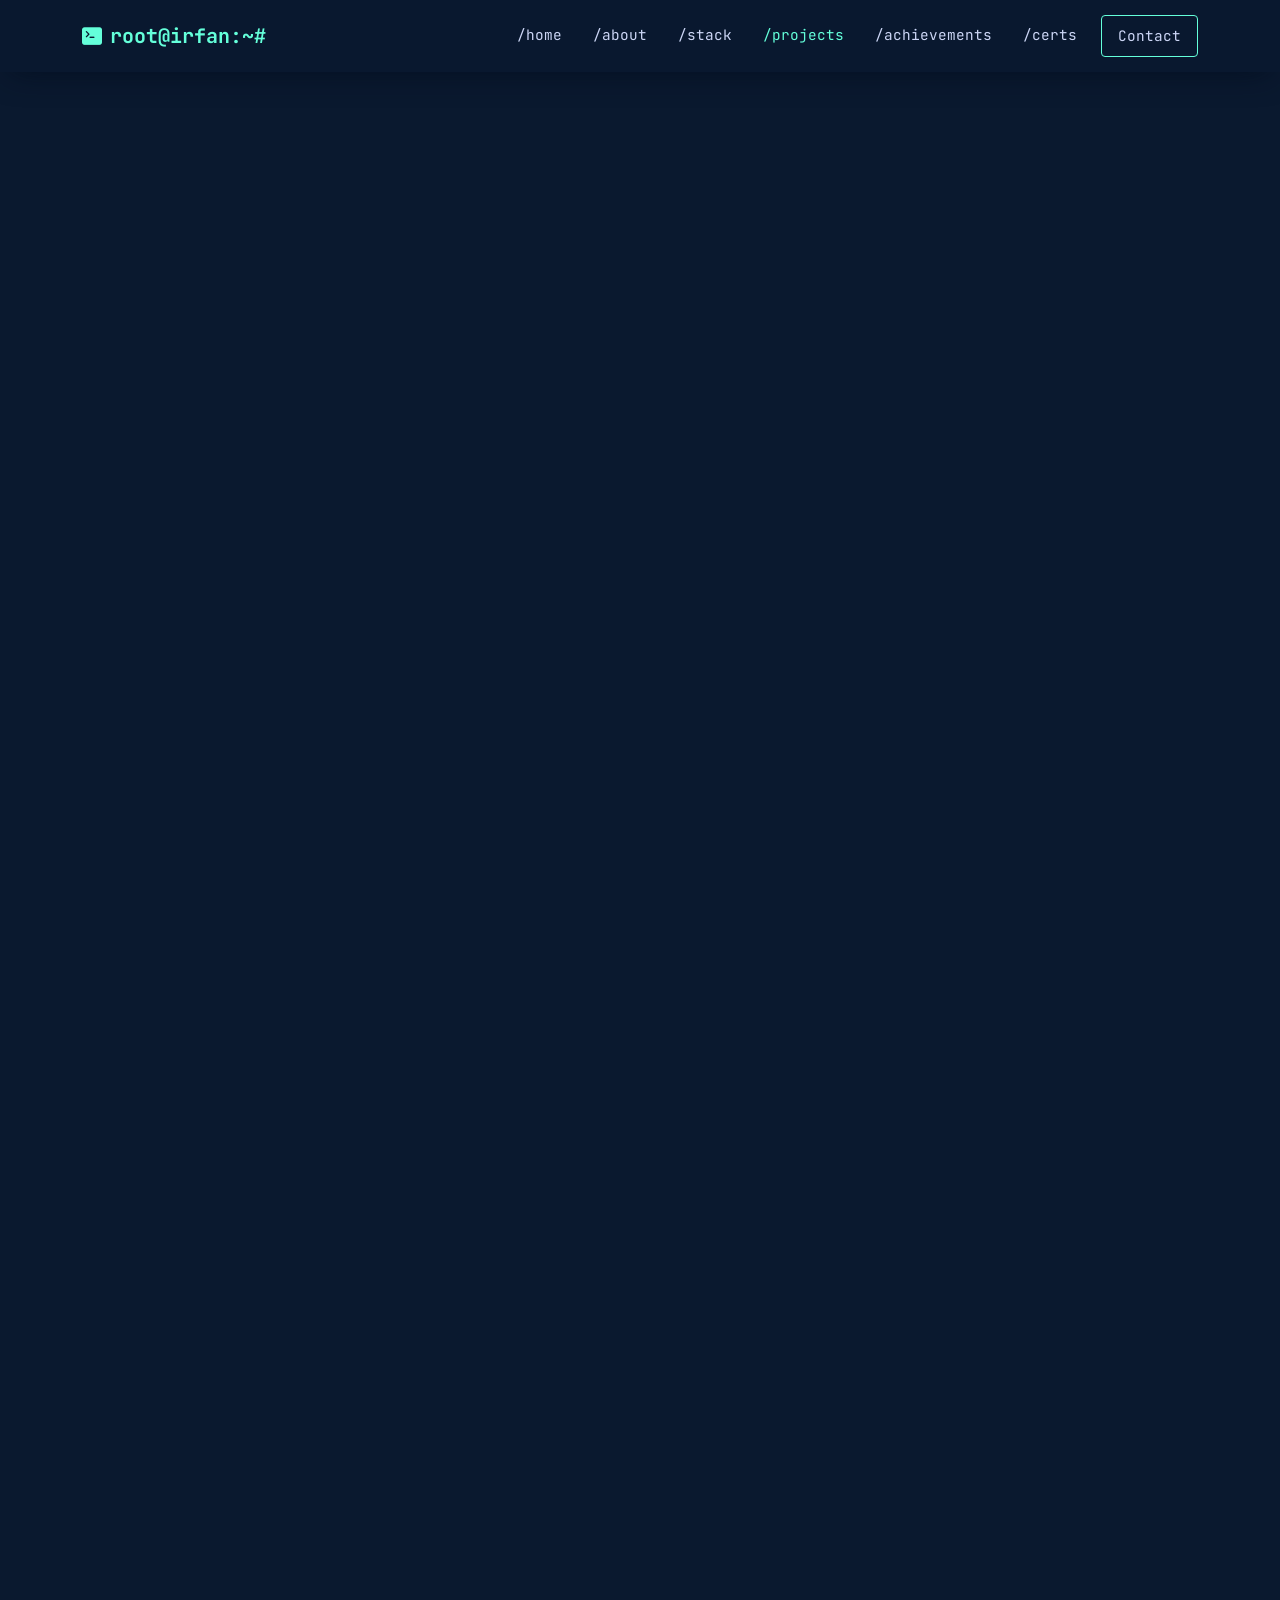
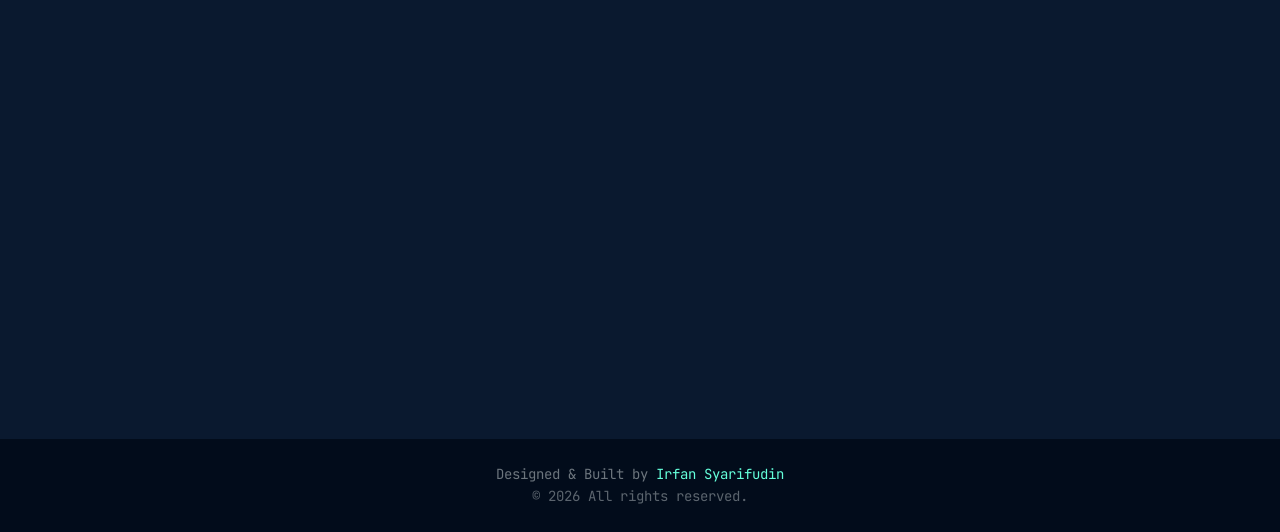
<file: portofolio/projects.html>
<!DOCTYPE html>
<html lang="id">
  <head>
    <meta charset="utf-8" />
    <meta name="viewport" content="width=device-width, initial-scale=1" />
    <title>Projects | Irfan Syarifudin</title>

    <!-- Meta Tags SEO Friendly -->
    <meta name="title" content="Projects | Irfan Syarifudin" />
    <meta name="description" content="Kumpulan proyek Irfan Syarifudin - Cyber Security, IoT, & Web Development." />
    <meta name="keywords" content="Irfan Syarifudin, Projects, Portofolio, Cyber Security" />
    <meta name="robots" content="index, follow" />
    <meta http-equiv="Content-Type" content="text/html; charset=utf-8" />
    <meta name="author" content="Irfan Syarifudin" />
    <meta name="language" content="Indonesian" />
    <link rel="canonical" href="https://irfansyarifudin.my.id/projects.html" />

    <!-- Open Graph / Facebook -->
    <meta property="og:type" content="website" />
    <meta property="og:url" content="https://irfansyarifudin.my.id/projects.html" />
    <meta property="og:title" content="Projects | Irfan Syarifudin" />
    <meta
      property="og:description"
      content="Kumpulan proyek Irfan Syarifudin - Cyber Security, IoT, & Web Development."
    />
    <meta property="og:image" content="https://irfansyarifudin.my.id/assets/img/projek-portofolio.webp" />

    <!-- X -->
    <meta property="twitter:card" content="summary_large_image" />
    <meta property="twitter:url" content="https://irfansyarifudin.my.id/projects.html" />
    <meta property="twitter:title" content="Projects | Irfan Syarifudin" />
    <meta
      property="twitter:description"
      content="Kumpulan proyek Irfan Syarifudin - Cyber Security, IoT, & Web Development."
    />
    <meta property="twitter:image" content="https://irfansyarifudin.my.id/assets/img/projek-portofolio.webp" />

    <!-- Google Analytics -->
    <script async src="https://www.googletagmanager.com/gtag/js?id=G-Z6VZWT34PR" fetchpriority="low"></script>
    <script>
      window.dataLayer = window.dataLayer || [];
      function gtag() {
        dataLayer.push(arguments);
      }
      gtag("js", new Date());

      gtag("config", "G-Z6VZWT34PR");
    </script>

    <!-- Google Index -->
    <meta name="google-site-verification" content="29CnmVlPwO8uPHulbQR6KYzol5wqfKfgDzUtH2isZPk" />
    <meta name="google-site-verification" content="wQqGtpEW9l6TiccdLUNxwwZG3Ixd9iLu9YzeP1EYbcU" />

    <!-- Favicon -->
    <link rel="shortcut icon" type="image/x-icon" href="assets/img/icon.png" />

    <!-- Preload Showcase Image (LCP) -->
    <link rel="preload" as="image" href="assets/img/web-checker.webp" type="image/webp" fetchpriority="high" />

    <!-- Google Fonts -->
    <link rel="preconnect" href="https://fonts.googleapis.com" />
    <link rel="preconnect" href="https://fonts.gstatic.com" crossorigin />
    <link rel="preload" as="style" href="https://fonts.googleapis.com/css2?family=Inter:wght@300;400;600;700&family=JetBrains+Mono:wght@400;700&display=swap" />
    <link href="https://fonts.googleapis.com/css2?family=Inter:wght@300;400;600;700&family=JetBrains+Mono:wght@400;700&display=swap" rel="stylesheet" media="print" onload="this.media='all'" />
    <noscript>
      <link href="https://fonts.googleapis.com/css2?family=Inter:wght@300;400;600;700&family=JetBrains+Mono:wght@400;700&display=swap" rel="stylesheet" />
    </noscript>

    <!-- Libraries -->
    <link rel="preload" as="style" href="https://cdn.jsdelivr.net/npm/bootstrap@5.3.8/dist/css/bootstrap.min.css" fetchpriority="high" />
    <link href="https://cdn.jsdelivr.net/npm/bootstrap@5.3.8/dist/css/bootstrap.min.css" rel="stylesheet" />
    <link rel="stylesheet" href="https://cdn.jsdelivr.net/npm/bootstrap-icons@1.13.1/font/bootstrap-icons.min.css" media="print" onload="this.media='all'" />
    <link href="https://unpkg.com/aos@2.3.1/dist/aos.css" rel="stylesheet" media="print" onload="this.media='all'" />

    <!-- CSS -->
    <link rel="stylesheet" href="css/style.css" />
  </head>

  <body class="position-relative">
    <!-- Navbar -->
    <nav id="navbar" class="navbar navbar-expand-lg fixed-top navbar-dark">
      <div class="container">
        <a class="navbar-brand font-mono fw-bold text-cyan" href="index.html#home"> <i class="bi bi-terminal-fill me-2"></i>root@irfan:~# </a>
        <button class="navbar-toggler border-0" type="button" data-bs-toggle="collapse" data-bs-target="#navbarNav" aria-controls="navbarNav" aria-expanded="false" aria-label="Buka Navigasi">
          <i class="bi bi-list text-cyan fs-2"></i>
        </button>
        <div class="collapse navbar-collapse" id="navbarNav">
          <ul class="navbar-nav ms-auto font-mono">
            <li class="nav-item"><a class="nav-link" href="index.html#home">/home</a></li>
            <li class="nav-item"><a class="nav-link" href="index.html#about">/about</a></li>
            <li class="nav-item"><a class="nav-link" href="index.html#skills">/stack</a></li>
            <li class="nav-item"><a class="nav-link active" href="#projects">/projects</a></li>
            <li class="nav-item"><a class="nav-link" href="index.html#achievements">/achievements</a></li>
            <li class="nav-item"><a class="nav-link" href="index.html#certs">/certs</a></li>
            <li class="nav-item">
              <a class="nav-link btn-outline-cyan px-3 ms-lg-3 rounded-1 text-cyan" href="index.html#contact">Contact</a>
            </li>
          </ul>
        </div>
      </div>
    </nav>

    <!-- Projects Header -->
    <section class="pt-5 mt-5">
      <div class="container pt-5">
        <div class="mb-5">
          <div class="section-header mb-3" data-aos="fade-up">
            <h1 class="display-4 fw-bold text-white mb-0">Showcase.</h1>
            <hr class="section-line" />
          </div>
          <p class="text-light-50 lead font-mono" data-aos="fade-up" data-aos-delay="100">
            Kumpulan projek yang telah saya kerjakan.
          </p>
        </div>

        <div class="row g-4" id="projects">
          <!-- Project 1 -->
          <div class="col-md-4" data-aos="fade-up" data-aos-delay="50">
            <div class="project-card rounded-2 overflow-hidden h-100 position-relative">
              <div class="card-img-wrapper">
                <a href="https://webckf.vercel.app/" target="_blank" rel="noopener noreferrer" aria-label="Buka website Web Checker">
                  <img src="assets/img/web-checker.webp" width="800" height="452" fetchpriority="high" decoding="async" class="img-fluid" alt="Web Checker" />
                </a>
              </div>
              <div class="project-content p-4 bg-dark-card h-100">
                <div class="d-flex justify-content-between align-items-center mb-3">
                  <i class="bi bi-folder2-open text-cyan fs-3"></i>
                  <div class="project-links">
                    <a href="https://webckf.vercel.app/" target="_blank" rel="noopener noreferrer" aria-label="Buka website Web Checker"><i class="bi bi-box-arrow-up-right" aria-hidden="true"></i></a>
                  </div>
                </div>
                <h2 class="h5 text-white fw-bold hover-cyan">Web Checker</h2>
                <p class="text-light-50 small">
                  Analisis HTTP Security Headers (HSTS, CSP, X-Frame) secara instan untuk mengetahui kerentanan keamanan web.
                </p>
                <ul class="list-inline font-mono text-xs text-secondary mt-auto">
                  <li class="list-inline-item">Python Flask</li>
                  <li class="list-inline-item">Cyber Security</li>
                </ul>
              </div>
            </div>
          </div>

          <!-- Project 2: HIMTEKK -->
          <div class="col-md-4" data-aos="fade-up" data-aos-delay="100">
            <div class="project-card rounded-2 overflow-hidden h-100 position-relative">
              <div class="card-img-wrapper">
                <a href="https://himtekk.com" target="_blank" rel="noopener noreferrer" aria-label="Buka website HIMTEKK">
                  <img src="assets/img/himtekk.webp" width="800" height="452" loading="lazy" decoding="async" class="img-fluid" alt="HIMTEKK" />
                </a>
              </div>
              <div class="project-content p-4 bg-dark-card h-100">
                <div class="d-flex justify-content-between align-items-center mb-3">
                  <i class="bi bi-folder2-open text-cyan fs-3"></i>
                  <div class="project-links">
                    <a href="https://himtekk.com" target="_blank" rel="noopener noreferrer" aria-label="Buka website HIMTEKK"><i class="bi bi-box-arrow-up-right" aria-hidden="true"></i></a>
                  </div>
                </div>
                <h2 class="h5 text-white fw-bold hover-cyan">HIMTEKK</h2>
                <p class="text-light-50 small">Website resmi HIMTEKK yang berfungsi sebagai pusat informasi dan kegiatan organisasi.</p>
                <ul class="list-inline font-mono text-xs text-secondary mt-auto">
                  <li class="list-inline-item">HTML/CSS</li>
                  <li class="list-inline-item">Tailwind</li>
                  <li class="list-inline-item">Web Development</li>
                </ul>
              </div>
            </div>
          </div>

          <!-- Project 3: Cek Data Bocor -->
          <div class="col-md-4" data-aos="fade-up" data-aos-delay="150">
            <div class="project-card rounded-2 overflow-hidden h-100 position-relative">
              <div class="card-img-wrapper">
                <a href="https://databocor.web.id/" target="_blank" rel="noopener noreferrer" aria-label="Buka website Cek Data Bocor">
                  <img src="assets/img/databocor.webp" width="800" height="500" loading="lazy" decoding="async" class="img-fluid" alt="Cek Data Bocor" />
                </a>
              </div>
              <div class="project-content p-4 bg-dark-card h-100">
                <div class="d-flex justify-content-between align-items-center mb-3">
                  <i class="bi bi-folder2-open text-cyan fs-3"></i>
                  <div class="project-links">
                    <a href="https://databocor.web.id/" target="_blank" rel="noopener noreferrer" aria-label="Buka website Cek Data Bocor"><i class="bi bi-box-arrow-up-right" aria-hidden="true"></i></a>
                  </div>
                </div>
                <h2 class="h5 text-white fw-bold hover-cyan">Cek Data Bocor</h2>
                <p class="text-light-50 small">
                  Layanan gratis untuk cek email, akun, dan password yang bocor di database internet secara aman.
                </p>
                <ul class="list-inline font-mono text-xs text-secondary mt-auto">
                  <li class="list-inline-item">Python</li>
                  <li class="list-inline-item">Astro</li>
                  <li class="list-inline-item">Cyber Security</li>
                </ul>
              </div>
            </div>
          </div>

          <!-- Project 4: IoT Smart Lock -->
          <div class="col-md-4" data-aos="fade-up" data-aos-delay="200">
            <div class="project-card rounded-2 overflow-hidden h-100 position-relative">
              <div class="card-img-wrapper">
                <a href="https://bit.ly/arduino-door" target="_blank" rel="noopener noreferrer" aria-label="Buka proyek IoT Smart Lock">
                  <img src="assets/img/iot_door.webp" width="800" height="536" loading="lazy" decoding="async" class="img-fluid" alt="IoT Smart Lock" />
                </a>
              </div>
              <div class="project-content p-4 bg-dark-card h-100">
                <div class="d-flex justify-content-between align-items-center mb-3">
                  <i class="bi bi-folder2-open text-cyan fs-3"></i>
                  <div class="project-links">
                    <a href="https://bit.ly/arduino-door" target="_blank" rel="noopener noreferrer" aria-label="Buka proyek IoT Smart Lock"><i class="bi bi-box-arrow-up-right" aria-hidden="true"></i></a>
                  </div>
                </div>
                <h2 class="h5 text-white fw-bold hover-cyan">IoT Smart Lock</h2>
                <p class="text-light-50 small">Sistem keamanan pintu berbasis Arduino dengan keypad dan sensor sentuh.</p>
                <ul class="list-inline font-mono text-xs text-secondary mt-auto">
                  <li class="list-inline-item">C++</li>
                  <li class="list-inline-item">Arduino</li>
                  <li class="list-inline-item">IoT</li>
                </ul>
              </div>
            </div>
          </div>

          <!-- Project 5: RISMA Al-Falaah -->
          <div class="col-md-4" data-aos="fade-up" data-aos-delay="250">
            <div class="project-card rounded-2 overflow-hidden h-100 position-relative">
              <div class="card-img-wrapper">
                <a href="https://risma-alfalaah.vercel.app/" target="_blank" rel="noopener noreferrer" aria-label="Buka website RISMA Al-Falaah">
                  <img src="assets/img/projek-risma.webp" width="800" height="450" loading="lazy" decoding="async" class="img-fluid" alt="RISMA Al-Falaah" />
                </a>
              </div>
              <div class="project-content p-4 bg-dark-card h-100">
                <div class="d-flex justify-content-between align-items-center mb-3">
                  <i class="bi bi-folder2-open text-cyan fs-3"></i>
                  <div class="project-links">
                    <a href="https://risma-alfalaah.vercel.app/" target="_blank" rel="noopener noreferrer" aria-label="Buka website RISMA Al-Falaah"><i class="bi bi-box-arrow-up-right" aria-hidden="true"></i></a>
                  </div>
                </div>
                <h2 class="h5 text-white fw-bold hover-cyan">RISMA Al-Falaah</h2>
                <p class="text-light-50 small">Website resmi organisasi RISMA Al-Falaah Karangjambe. Platform informasi dan kegiatan organisasi.</p>
                <ul class="list-inline font-mono text-xs text-secondary mt-auto">
                  <li class="list-inline-item">HTML/CSS</li>
                  <li class="list-inline-item">Bootstrap</li>
                  <li class="list-inline-item">Web Development</li>
                </ul>
              </div>
            </div>
          </div>

          <!-- Project 6: Sibra Tech -->
          <div class="col-md-4" data-aos="fade-up" data-aos-delay="300">
            <div class="project-card rounded-2 overflow-hidden h-100 position-relative">
              <div class="card-img-wrapper">
                <a href="https://sibra.store" target="_blank" rel="noopener noreferrer" aria-label="Buka website Sibra Tech">
                  <img src="assets/img/sibra_tech.webp" width="800" height="452" loading="lazy" decoding="async" class="img-fluid" alt="Sibra Tech" />
                </a>
              </div>
              <div class="project-content p-4 bg-dark-card h-100">
                <div class="d-flex justify-content-between align-items-center mb-3">
                  <i class="bi bi-folder2-open text-cyan fs-3"></i>
                  <div class="project-links">
                    <a href="https://sibra.store" target="_blank" rel="noopener noreferrer" aria-label="Buka website Sibra Tech"><i class="bi bi-box-arrow-up-right" aria-hidden="true"></i></a>
                  </div>
                </div>
                <h2 class="h5 text-white fw-bold hover-cyan">Sibra Tech</h2>
                <p class="text-light-50 small">
                  Software House spesialis website aman, cepat, dan terpercaya dengan proteksi siber tingkat tinggi.
                </p>
                <ul class="list-inline font-mono text-xs text-secondary mt-auto">
                  <li class="list-inline-item">Software House</li>
                  <li class="list-inline-item">Security</li>
                </ul>
              </div>
            </div>
          </div>

          <!-- Project 7: Sibra SaaS -->
          <div class="col-md-4" data-aos="fade-up" data-aos-delay="350">
            <div class="project-card rounded-2 overflow-hidden h-100 position-relative">
              <div class="card-img-wrapper">
                <a href="https://saas.sibra.store" target="_blank" rel="noopener noreferrer" aria-label="Buka website Sibra SaaS">
                  <img src="assets/img/sibra_saas.webp" width="800" height="453" loading="lazy" decoding="async" class="img-fluid" alt="Sibra SaaS" />
                </a>
              </div>
              <div class="project-content p-4 bg-dark-card h-100">
                <div class="d-flex justify-content-between align-items-center mb-3">
                  <i class="bi bi-folder2-open text-cyan fs-3"></i>
                  <div class="project-links">
                    <a href="https://saas.sibra.store" target="_blank" rel="noopener noreferrer" aria-label="Buka website Sibra SaaS"><i class="bi bi-box-arrow-up-right" aria-hidden="true"></i></a>
                  </div>
                </div>
                <h2 class="h5 text-white fw-bold hover-cyan">Sibra SaaS</h2>
                <p class="text-light-50 small">
                  SaaS Modern untuk UMKM & Creator. Tools simpel, powerful, gratis, dan instan tanpa login rumit.                </p>
                <ul class="list-inline font-mono text-xs text-secondary mt-auto">
                  <li class="list-inline-item">SaaS</li>
                  <li class="list-inline-item">Cloud Solution</li>
                </ul>
              </div>
            </div>
          </div>
        </div>

        <div class="text-center mt-5 py-5" data-aos="fade-up">
          <a href="index.html#home" class="btn btn-outline-cyan font-mono rounded-1">
            <i class="bi bi-arrow-left me-2" aria-hidden="true"></i>Back to Home
          </a>
        </div>
      </div>
    </section>

    <!-- Footer -->
    <footer class="py-4 text-center font-mono text-secondary small bg-darker mt-5">
      <div class="container">
        <p class="mb-0">Designed & Built by <a href="index.html" style="text-decoration: none;" aria-label="Irfan Syarifudin Home"><span class="text-cyan">Irfan Syarifudin</span></a></p>
        <p class="mb-0 opacity-50">© <span id="year"></span> All rights reserved.</p>
      </div>
    </footer>

    <!-- Scripts -->
    <script src="https://cdn.jsdelivr.net/npm/bootstrap@5.3.8/dist/js/bootstrap.bundle.min.js" defer></script>
    <script src="https://unpkg.com/aos@2.3.1/dist/aos.js" defer></script>
    <script>
      document.getElementById("year").textContent = new Date().getFullYear();
      AOS.init({
        duration: 800,
        easing: "ease-out-cubic",
        once: true,
      });
    </script>
  </body>
</html>
</file>
<file: portofolio/css/style.css>
/* CSS Variable */
:root {
  --bg-main: #0a192f;       
  --bg-secondary: #112240;  
  --text-primary: #ccd6f6;  
  --text-secondary: #8892b0;
  --accent-cyan: #64ffda;   
  --accent-hover: #45c2a4;
  --font-sans: 'Inter', -apple-system, sans-serif;
  --font-mono: 'JetBrains Mono', monospace;
}

html {
  scroll-padding-top: 85px; 
}

body {
  background-color: var(--bg-main);
  color: var(--text-primary);
  font-family: var(--font-sans);
  line-height: 1.6;
  overflow-x: hidden;
  position: relative; 
}

/* SCROLLBAR */
::-webkit-scrollbar {
  width: 10px;
}
::-webkit-scrollbar-track {
  background: var(--bg-main);
}
::-webkit-scrollbar-thumb {
  background: var(--bg-secondary);
  border-radius: 5px;
}
::-webkit-scrollbar-thumb:hover {
  background: var(--accent-cyan);
}

/* TYPOGRAPHY  */
.font-mono { font-family: var(--font-mono) !important; }
.text-cyan { color: var(--accent-cyan) !important; }
.text-light-50 { color: #a8b2d1 !important; }
.bg-darker { background-color: #020c1b !important; }
.bg-dark-card { background-color: var(--bg-secondary) !important; }

footer {
  color: #a8b2d1 !important;
}
footer .opacity-50 {
  opacity: 0.85 !important;
}

/* NAVBAR  */
.navbar {
  background-color: rgba(10, 25, 47, 0.85);
  backdrop-filter: blur(10px);
  transition: all 0.3s ease;
  padding: 15px 0;
  box-shadow: 0 10px 30px -10px rgba(2,12,27,0.7);
}

.nav-link {
  color: var(--text-primary) !important;
  font-size: 0.9rem;
  margin-left: 15px;
  position: relative;
}

.nav-link:hover, .nav-link.active {
  color: var(--accent-cyan) !important;
}

.nav-link::before {
  color: var(--accent-cyan);
  margin-right: 5px;
}

.navbar-toggler:focus {
    box-shadow: none;
}

/* TOMBOL */
.btn-cyan {
  background-color: transparent;
  color: var(--accent-cyan);
  border: 1px solid var(--accent-cyan);
  transition: all 0.3s cubic-bezier(0.645, 0.045, 0.355, 1);
}

.btn-cyan:hover {
  background-color: rgba(100, 255, 218, 0.1);
  color: var(--accent-cyan);
  transform: translateY(-3px);
}

.btn-outline-cyan {
  border: 1px solid var(--accent-cyan);
  color: var(--accent-cyan);
}

.btn-outline-cyan:hover {
  background-color: rgba(100, 255, 218, 0.1);
}

/* SECTION HEADER */
.section-header {
  display: flex;
  align-items: center;
  white-space: nowrap;
}

.section-line {
  display: block;
  width: 100%;
  height: 1px;
  background-color: #233554;
  margin-left: 20px;
  opacity: 1;
  border: 0;
}

.social-links a {
    color: var(--text-secondary);
    font-size: 1.5rem;
    margin-right: 20px;
    transition: all 0.3s ease;
}
.social-links a:hover {
    color: var(--accent-cyan);
    transform: translateY(-3px);
}

.profile-container {
    max-width: 300px;
    margin: 0 auto;
}

.profile-img {
    filter: grayscale(100%) contrast(1);
    transition: all 0.3s ease;
    border-radius: 5px;
}

.profile-glow::after {
    content: "";
    position: absolute;
    width: 100%;
    height: 100%;
    border: 2px solid var(--accent-cyan);
    border-radius: 5px;
    top: 20px;
    left: 20px;
    z-index: 0;
    transition: all 0.3s ease;
}

.profile-container:hover .profile-img {
    filter: none;
    transform: translate(-5px, -5px);
}

.profile-container:hover .profile-glow::after {
    transform: translate(10px, 10px);
}


/* SKILL CARDS */
.skill-card {
    background-color: var(--bg-secondary);
    transition: transform 0.3s ease;
}
.skill-card:hover {
    transform: translateY(-5px);
    border-color: var(--accent-cyan) !important;
}

/* PROJECT CARDS */
.project-card {
    transition: transform 0.3s ease;
    border: 1px solid transparent;
}

.project-card:hover {
    transform: translateY(-10px);
}

.project-card:hover .h5 {
    color: var(--accent-cyan);
}

.project-links a {
    color: var(--text-primary);
    font-size: 1.2rem;
    margin-left: 10px;
}
.project-links a:hover {
    color: var(--accent-cyan);
}

.card-img-wrapper {
    height: 200px;
    overflow: hidden;
    background-color: #233554;
}

.card-img-wrapper img {
    width: 100%;
    height: 100%;
    object-fit: cover;
    transition: transform 0.5s ease;
    opacity: 0.7; /* Blend with dark mode */
}

.project-card:hover .card-img-wrapper img {
    transform: scale(1.1);
    opacity: 1;
}

.form-control:focus {
    box-shadow: none;
    border-color: var(--accent-cyan) !important;
    background-color: transparent; 
    color: var(--text-primary);    
}

.form-control::placeholder {
    color: var(--text-secondary);
    opacity: 0.7;
}

/* Remove auto password */
input:-webkit-autofill,
input:-webkit-autofill:hover, 
input:-webkit-autofill:focus, 
textarea:-webkit-autofill,
textarea:-webkit-autofill:hover,
textarea:-webkit-autofill:focus {
  -webkit-text-fill-color: var(--text-primary);
  -webkit-box-shadow: 0 0 0px 1000px var(--bg-main) inset;
  transition: background-color 5000s ease-in-out 0s;
}


.form-floating > .form-control:focus ~ label::after,
.form-floating > .form-control:not(:placeholder-shown) ~ label::after {
    background-color: var(--bg-main) !important; 
}

.form-floating > label {
    color: var(--text-secondary) !important;
}

.form-floating > .form-control:focus ~ label {
    color: var(--accent-cyan) !important;
}

/* TYPING EFFECT CURSOR */
.wrap {
    border-right: 2px solid var(--accent-cyan);
    padding-right: 5px;
}

/* Terminal Hengker Style */
.terminal-card {
    background-color: #000000 !important; 
    border: 1px solid #00ff00; 
    box-shadow: 0 0 15px rgba(0, 255, 0, 0.15); 
    font-family: 'JetBrains Mono', monospace; 
}

.text-hacker {
    color: #00ff00 !important; 
}

.text-hacker-dark {
    color: #008F11 !important; 
}

.text-hacker-dim {
    color: #a8ffab !important; 
}

.blinking-cursor {
    font-weight: bold;
    color: #00ff00;
    animation: blink 1s infinite;
}

@keyframes blink {
    0% { opacity: 0; }
    50% { opacity: 1; }
    100% { opacity: 0; }
}

/* ACHIEVEMENT CARDS */
.achievement-card {
    transition: all 0.3s cubic-bezier(0.645, 0.045, 0.355, 1);
}

.achievement-card:hover {
    transform: translateY(-10px);
    border-color: var(--accent-cyan) !important;
    box-shadow: 0 10px 30px -15px rgba(2, 12, 27, 0.7);
}

.achievement-img-wrapper {
    height: 300px;
    overflow: hidden;
    background-color: #233554;
    border-bottom: 1px solid rgba(136, 146, 176, 0.2);
}

.achievement-img-wrapper img {
    width: 100%;
    height: 100%;
    object-fit: contain;
    padding: 10px;
    transition: transform 0.5s ease;
}

.achievement-card:hover .achievement-img-wrapper img {
    transform: scale(1.05);
}

.achievement-content {
    background-color: var(--bg-secondary);
}

/* CERTIFICATION CARDS */
.cert-item {
    transition: all 0.3s cubic-bezier(0.645, 0.045, 0.355, 1);
}

.cert-item:hover {
    transform: translateY(-5px);
    border-color: var(--accent-cyan) !important;
    box-shadow: 0 10px 25px -10px rgba(100, 255, 218, 0.2);
}

.cert-icon-wrapper {
    width: 48px;
    height: 48px;
    background-color: #ffffff;
    border-radius: 8px;
    padding: 6px;
    box-shadow: 0 4px 10px rgba(0, 0, 0, 0.25);
    transition: all 0.3s ease;
}

.cert-item:hover .cert-icon-wrapper {
    transform: scale(1.08);
    box-shadow: 0 0 15px rgba(100, 255, 218, 0.5);
}

.cert-logo {
    width: 100%;
    height: 100%;
    object-fit: contain;
}
</file>
